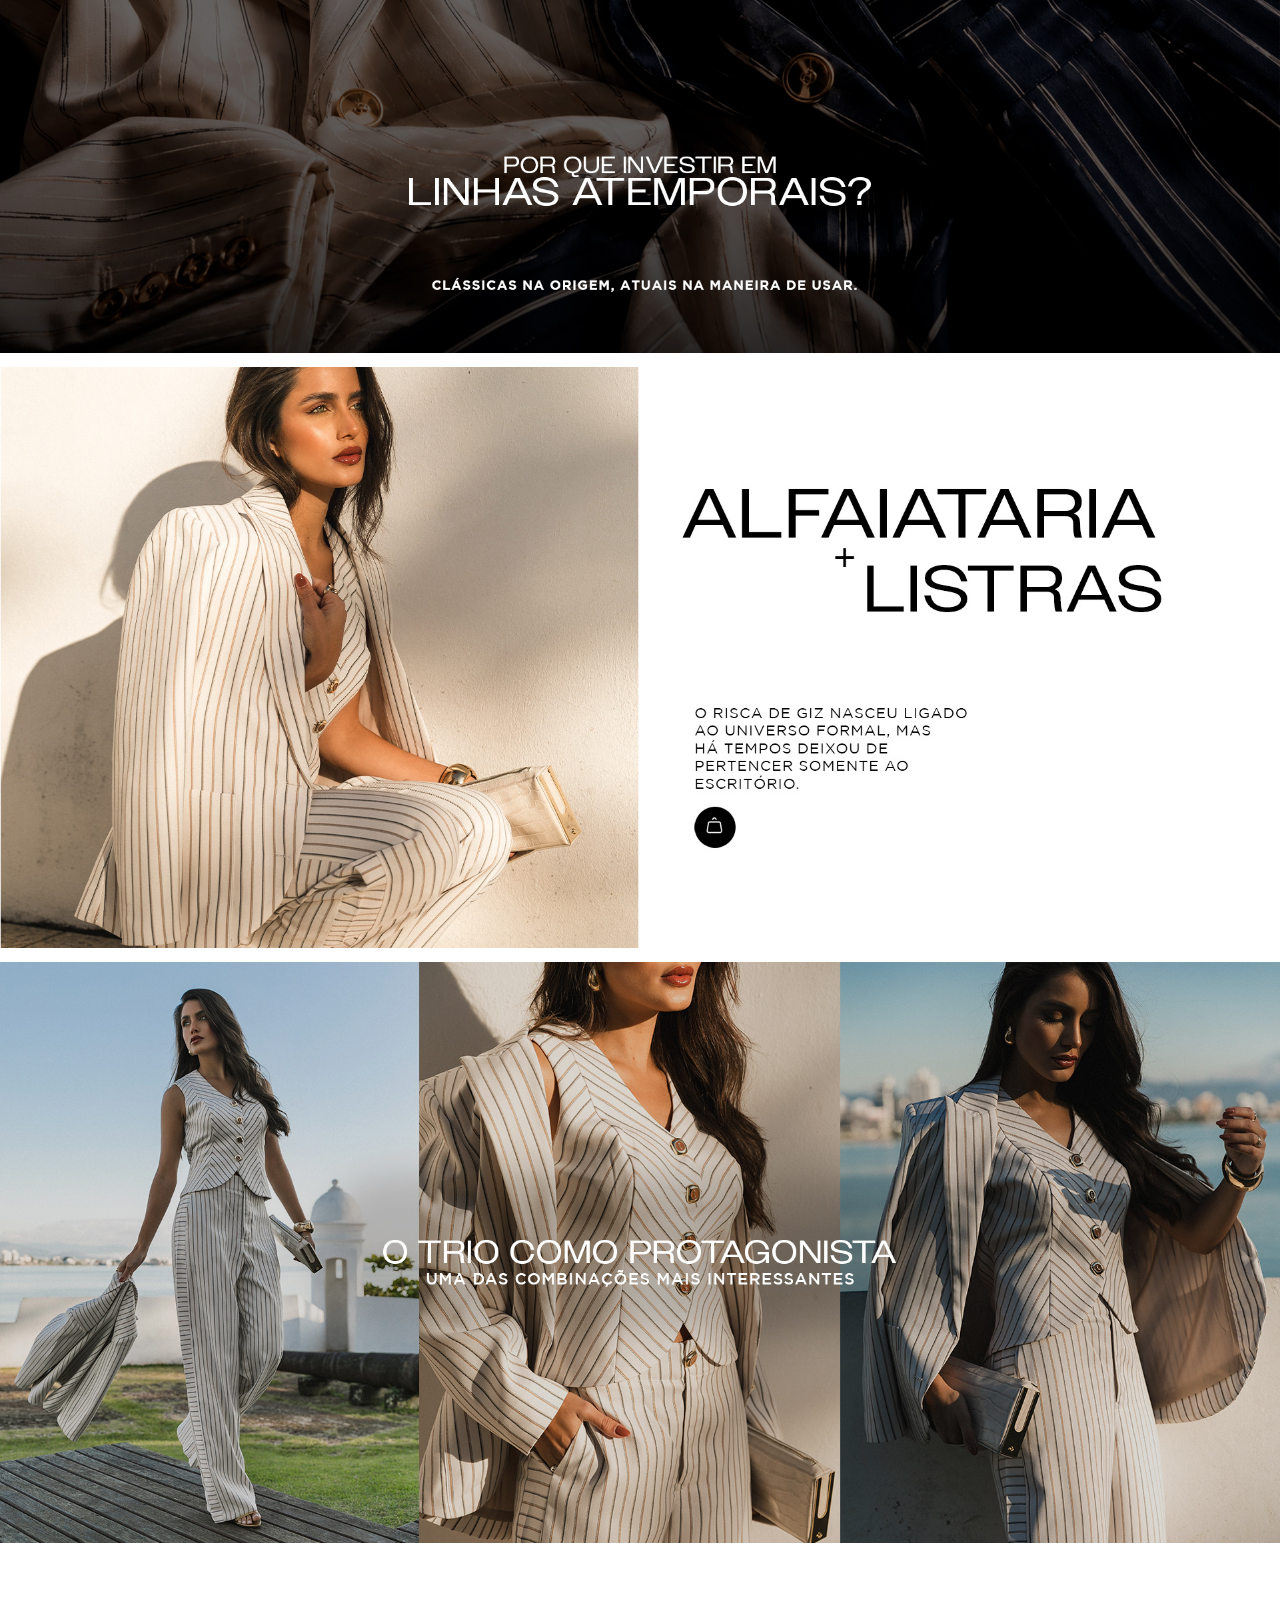
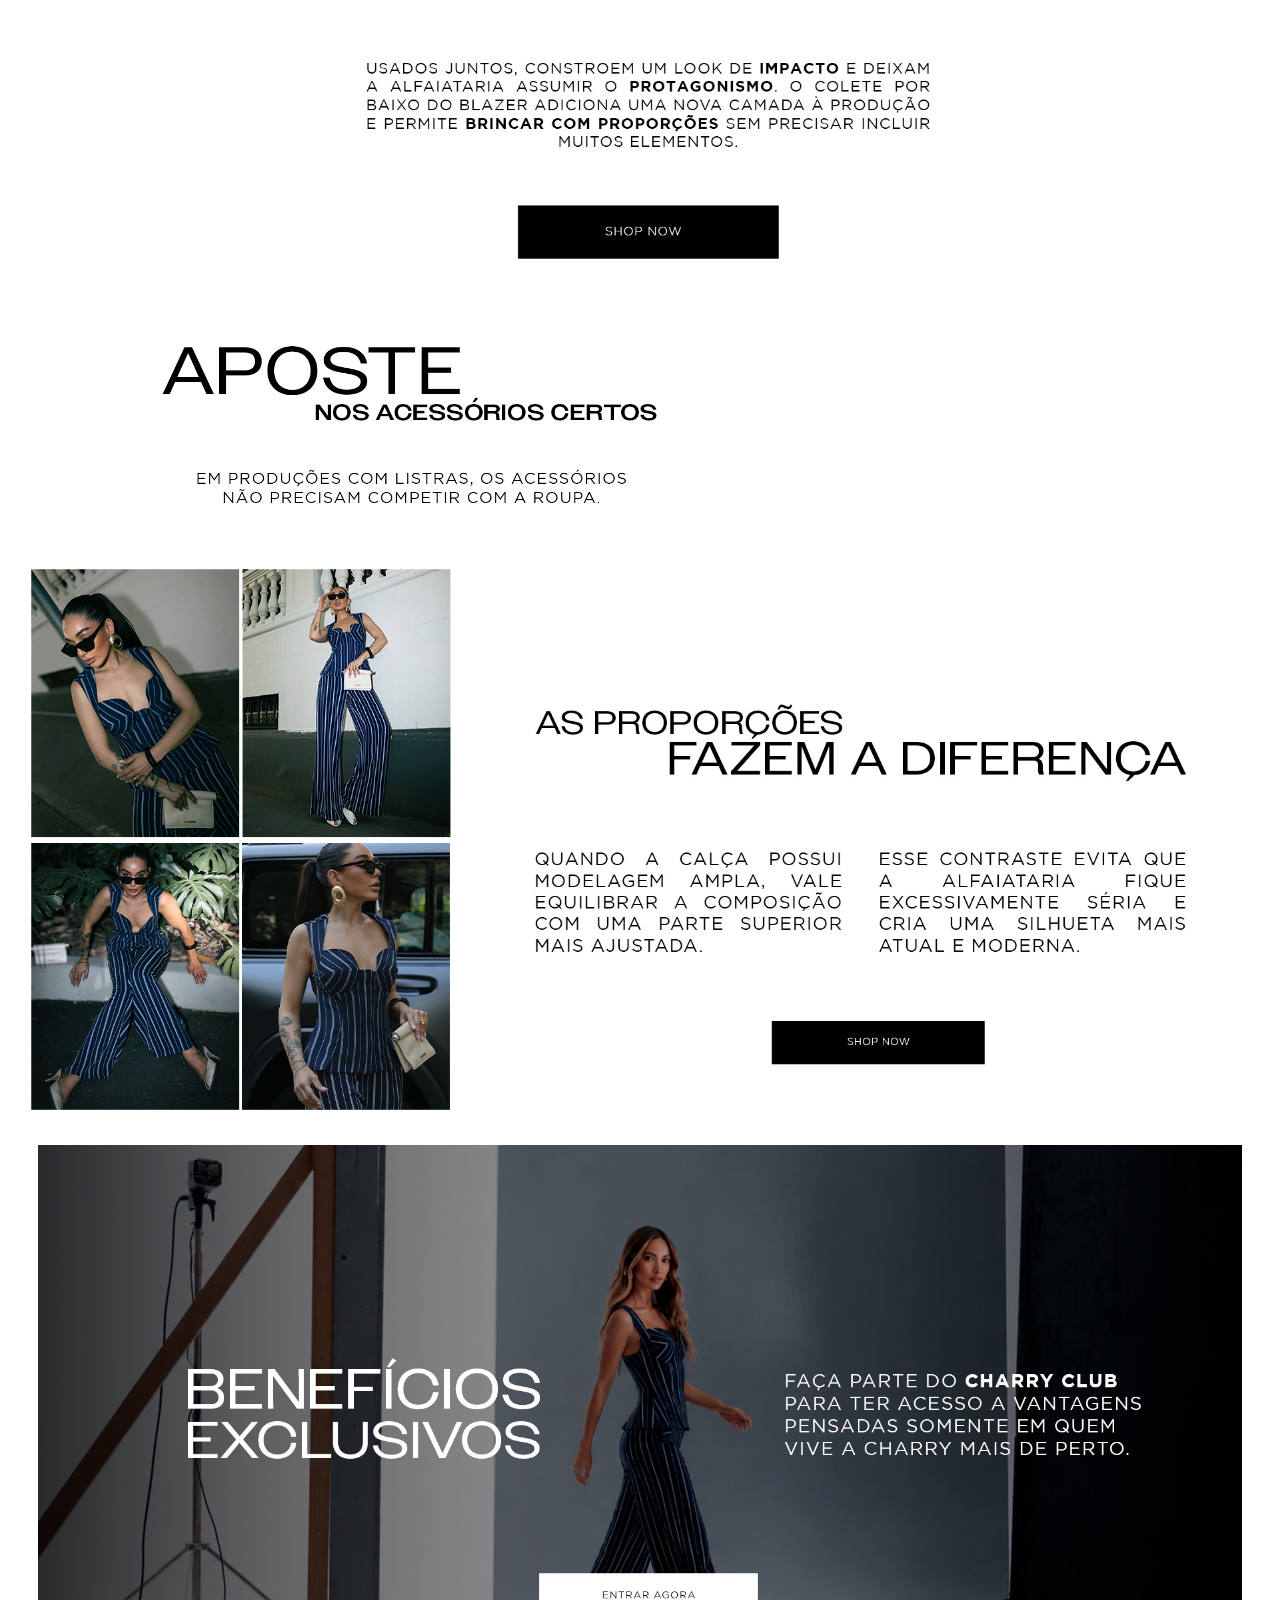
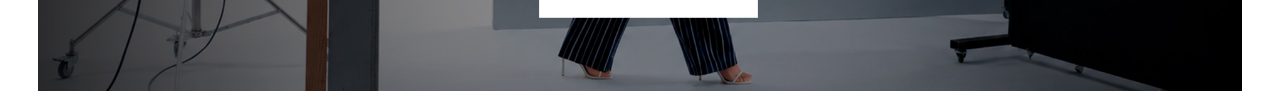
<file: pagina-2.html>
<!DOCTYPE html>
<html lang="pt-BR">

<head>
    <meta charset="UTF-8">

    <meta
        name="viewport"
        content="width=device-width, initial-scale=1.0"
    >

    <title>Inside the Look | Charry</title>


    <!-- ==========================
    PRÉ-CARREGAMENTO
    PRIMEIRA IMAGEM DESKTOP
    =========================== -->

    <link
        rel="preload"
        as="image"
        href="./images/pagina-2/desk-1.jpg"
        media="(min-width: 901px)"
    >


    <!-- ==========================
    PRÉ-CARREGAMENTO
    PRIMEIRA IMAGEM MOBILE
    =========================== -->

    <link
        rel="preload"
        as="image"
        href="./images/pagina-2/mob-1.jpg"
        media="(max-width: 900px)"
    >


    <!-- ==========================
    PRÉ-CARREGAMENTO VÍDEO
    =========================== -->

    <link
        rel="preload"
        as="video"
        href="./images/pagina-2/video.mp4"
        type="video/mp4"
    >


    <link
        rel="stylesheet"
        href="./pagina-2.css"
    >


    <script
        src="./pagina-2.js"
        defer
    ></script>

</head>


<body>


    <!-- ==========================
    ÁREA 1
    LINHAS ATEMPORAIS
    =========================== -->

    <section
        class="full-banner first-banner clickable-area"
        data-link="https://www.charry.com.br/collections/linhas-atemporais"
        role="link"
        tabindex="0"
        aria-label="Conhecer Linhas Atemporais Charry"
    >

        <picture>

            <source
                media="(max-width: 900px)"
                srcset="./images/pagina-2/mob-1.jpg"
            >

            <img
                src="./images/pagina-2/desk-1.jpg"
                alt="Linhas Atemporais Charry"
                fetchpriority="high"
                decoding="async"
            >

        </picture>

    </section>


    <!-- ==========================
    ÁREA 2
    BLAZER RETO LISTRADO
    =========================== -->

    <section
        class="full-banner clickable-area"
        data-link="https://www.charry.com.br/products/blazer-reto-listrado-com-bolsos?variant=45941083996230"
        role="link"
        tabindex="0"
        aria-label="Conhecer o Blazer Reto Listrado com Bolsos"
    >

        <picture>

            <source
                media="(max-width: 900px)"
                srcset="./images/pagina-2/mob-2.jpg"
            >

            <img
                src="./images/pagina-2/desk-2.jpg"
                alt="Blazer Reto Listrado com Bolsos"
                decoding="async"
            >

        </picture>

    </section>


    <!-- ==========================
    ÁREA 3
    BLAZER RETO LISTRADO
    =========================== -->

    <section
        class="full-banner clickable-area"
        data-link="https://www.charry.com.br/products/blazer-reto-listrado-com-bolsos?variant=45941083996230"
        role="link"
        tabindex="0"
        aria-label="Conhecer o Blazer Reto Listrado com Bolsos"
    >

        <picture>

            <source
                media="(max-width: 900px)"
                srcset="./images/pagina-2/mob-3.jpg"
            >

            <img
                src="./images/pagina-2/desk-3.jpg"
                alt="Blazer Reto Listrado com Bolsos"
                decoding="async"
            >

        </picture>

    </section>


    <!-- ==========================
    ÁREA 4
    CALÇA WIDE LISTRADA
    =========================== -->

    <section
        class="full-banner clickable-area"
        data-link="https://www.charry.com.br/products/calca-wide-listrada-com-bolsos?variant=45941199765574"
        role="link"
        tabindex="0"
        aria-label="Conhecer a Calça Wide Listrada com Bolsos"
    >

        <picture>

            <source
                media="(max-width: 900px)"
                srcset="./images/pagina-2/mob-4.jpg"
            >

            <img
                src="./images/pagina-2/desk-4.jpg"
                alt="Calça Wide Listrada com Bolsos"
                decoding="async"
            >

        </picture>

    </section>


    <!-- ==========================
    ÁREA 5
    VÍDEO + ACESSÓRIOS

    DESKTOP:
    desk-5 + vídeo

    MOBILE:
    vídeo + mob-5
    =========================== -->

    <section
        class="media-row clickable-area"
        data-link="https://www.charry.com.br/collections/acessorios-primavera-27"
        role="link"
        tabindex="0"
        aria-label="Conhecer Acessórios Primavera 27"
    >


        <!-- VÍDEO -->

        <div class="media-video">

            <video
                class="product-video"
                autoplay
                muted
                loop
                playsinline
                webkit-playsinline
                preload="auto"
                disablepictureinpicture
                disableremoteplayback
                aria-label="Acessórios Primavera 27"
            >

                <source
                    src="./images/pagina-2/video.mp4"
                    type="video/mp4"
                >

                Seu navegador não suporta a reprodução deste vídeo.

            </video>

        </div>


        <!-- IMAGEM 5 -->

        <div class="media-image">

            <picture>

                <source
                    media="(max-width: 900px)"
                    srcset="./images/pagina-2/mob-5.jpg"
                >

                <img
                    src="./images/pagina-2/desk-5.jpg"
                    alt="Acessórios Primavera 27"
                    decoding="async"
                >

            </picture>

        </div>

    </section>


    <!-- ==========================
    ÁREA 6
    BLUSA ESTRUTURADA LISTRADA
    =========================== -->

    <section
        class="full-banner clickable-area"
        data-link="https://www.charry.com.br/products/blusa-estruturada-listrada?variant=45941228535878"
        role="link"
        tabindex="0"
        aria-label="Conhecer a Blusa Estruturada Listrada"
    >

        <picture>

            <source
                media="(max-width: 900px)"
                srcset="./images/pagina-2/mob-6.jpg"
            >

            <img
                src="./images/pagina-2/desk-6.jpg"
                alt="Blusa Estruturada Listrada"
                decoding="async"
            >

        </picture>

    </section>


    <!-- ==========================
    ÁREA FINAL
    CHARRY CLUB

    DESKTOP: desk-8.jpg
    MOBILE: mob-8.jpg
    =========================== -->

    <section
        class="full-banner last-banner clickable-area"
        data-link="https://chat.whatsapp.com/LM0r58rotgbGuj0oB4m6Rk"
        data-new-tab="true"
        role="link"
        tabindex="0"
        aria-label="Entrar no grupo Charry no WhatsApp"
    >

        <picture>

            <source
                media="(max-width: 900px)"
                srcset="./images/pagina-2/mob-8.jpg"
            >

            <img
                src="./images/pagina-2/desk-8.jpg"
                alt="Charry Club"
                decoding="async"
            >

        </picture>

    </section>


</body>

</html>
</file>
<file: pagina-2.css>
/* ==========================
RESET
========================== */

* {
    margin: 0;
    padding: 0;
    box-sizing: border-box;
}

html {
    width: 100%;
    scroll-behavior: smooth;
}

body {
    width: 100%;
    min-height: 100vh;

    margin: 0;
    padding: 0;

    overflow-x: hidden;

    background-color: #ffffff;
    color: #1e1e1e;

    -webkit-font-smoothing: antialiased;
    text-rendering: optimizeLegibility;
}


/* ==========================
FONTES
========================== */

@font-face {
    font-family: "GothamLight";

    src: url("./fonts/GothamLight.otf")
        format("opentype");

    font-weight: 300;
    font-style: normal;
    font-display: swap;
}

@font-face {
    font-family: "GothamMedium";

    src: url("./fonts/GothamMedium.otf")
        format("opentype");

    font-weight: 500;
    font-style: normal;
    font-display: swap;
}


/* ==========================
CONFIGURAÇÕES GERAIS
========================== */

img,
video,
picture {
    display: block;
}

picture {
    width: 100%;
}

img {
    width: 100%;
    height: auto;
}


/* ==========================
BANNERS
========================== */

.full-banner {
    display: block;

    width: 100%;

    margin-top: 14px;
    padding: 0;

    overflow: hidden;
}

.first-banner {
    margin-top: 0;
}

.full-banner picture,
.full-banner img {
    display: block;

    width: 100%;
    height: auto;
}


/* ==========================
DESK-5 + VÍDEO
DESKTOP
========================== */

.media-row {
    display: grid;

    grid-template-columns: 1fr 0.85fr;
    grid-template-areas: "imagem video";

    align-items: center;

    width: min(calc(100% - 120px), 1000px);

    gap: 24px;

    margin: 26px auto 12px;
    padding: 0;

    color: inherit;
    text-decoration: none;
}


/* ==========================
DESK-5
========================== */

.media-image {
    grid-area: imagem;

    display: flex;
    align-items: center;
    justify-content: center;

    width: 100%;

    margin: 0;
    padding: 0;

    overflow: hidden;

    background: transparent;
}

.media-image picture {
    display: block;

    width: 100%;
}

.media-image img {
    display: block;

    width: 100%;
    height: auto;

    margin: 0 auto;
    padding: 0;

    object-fit: contain;

    background: transparent;
}


/* ==========================
VÍDEO DESKTOP
========================== */

.media-video {
    grid-area: video;

    display: flex;
    justify-content: center;
    align-items: center;

    width: 100%;

    margin: 0;
    padding: 0;

    overflow: hidden;

    background: transparent;
}

.product-video {
    position: static;

    display: block;

    width: 88%;
    height: auto;

    max-width: 100%;
    max-height: 500px;

    margin: 0 auto;
    padding: 0;

    border: 0;
    outline: 0;

    object-fit: contain;

    background: transparent;

    pointer-events: none;
}


/* ==========================
REMOVE CONTROLES DO VÍDEO
========================== */

.product-video::-webkit-media-controls {
    display: none !important;
}

.product-video::-webkit-media-controls-panel {
    display: none !important;
}

.product-video::-webkit-media-controls-play-button {
    display: none !important;
}

.product-video::-webkit-media-controls-start-playback-button {
    display: none !important;

    -webkit-appearance: none;
}


/* ==========================
BANNER FINAL
DESK-8
MENOR E CENTRALIZADO
========================== */

.last-banner {
    display: block;

    width: 94%;

    margin-top: 14px;
    margin-right: auto;
    margin-bottom: 14px;
    margin-left: auto;

    padding: 0;

    overflow: hidden;
}

.last-banner picture {
    display: block;

    width: 100%;
    height: auto;

    margin: 0;
    padding: 0;
}

.last-banner img {
    display: block;

    width: 100%;
    height: auto;

    margin: 0;
    padding: 0;

    object-fit: contain;
}


/* ==========================
ÁREAS CLICÁVEIS
========================== */

.clickable-area {
    cursor: pointer;

    touch-action: manipulation;

    -webkit-tap-highlight-color: transparent;
}

.clickable-area img,
.clickable-area picture,
.clickable-area video {
    pointer-events: none;
}


/* ==========================
ACESSIBILIDADE
========================== */

.clickable-area:focus-visible {
    outline: 2px solid #000000;
    outline-offset: -3px;
}


/* ==========================
TABLET / MOBILE
========================== */

@media (max-width: 900px) {


    /* ==========================
    BANNERS
    ========================== */

    .full-banner {
        width: 100%;

        margin-top: 8px;
        padding: 0;
    }

    .first-banner {
        margin-top: 0;
    }


    /* ==========================
    SEM ESPAÇO ENTRE
    MOB-3 E MOB-4
    ========================== */

    body > section.full-banner:nth-of-type(4) {
        margin-top: 0;
    }


    /* ==========================
    VÍDEO + MOB-5
    ========================== */

    .media-row {
        display: flex;

        flex-direction: column;

        width: 100%;

        gap: 8px;

        margin: 8px 0 0;
        padding: 0;
    }


    /* ==========================
    VÍDEO PRIMEIRO
    ========================== */

    .media-video {
        order: 1;

        display: block;

        width: 100%;
        height: auto;

        margin: 0;
        padding: 0;

        overflow: hidden;

        background: transparent;
    }

    .product-video {
        position: static;

        display: block;

        width: 100%;
        height: auto;

        max-width: 100%;
        max-height: none;

        margin: 0;
        padding: 0;

        object-fit: contain;

        border: 0;
        outline: 0;

        background: transparent;

        transform: translateZ(0);
        backface-visibility: hidden;

        pointer-events: none;
    }


    /* ==========================
    MOB-5 DEPOIS DO VÍDEO
    ========================== */

    .media-image {
        order: 2;

        display: block;

        width: 100%;
        height: auto;

        margin: 0;
        padding: 0;

        background: transparent;
    }

    .media-image picture,
    .media-image img {
        display: block;

        width: 100%;
        height: auto;

        margin: 0;
        padding: 0;

        object-fit: contain;

        background: transparent;
    }


    /* ==========================
    BANNER FINAL
    MOB-8
    MENOR E CENTRALIZADO
    ========================== */

    .last-banner {
        display: block;

        width: 95%;

        margin-top: 8px;
        margin-right: auto;
        margin-bottom: 8px;
        margin-left: auto;

        padding: 0;

        overflow: hidden;
    }

    .last-banner picture {
        display: block;

        width: 100%;
        height: auto;

        margin: 0;
        padding: 0;
    }

    .last-banner img {
        display: block;

        width: 100%;
        height: auto;

        margin: 0;
        padding: 0;

        object-fit: contain;
    }


    /* ==========================
    ÁREAS CLICÁVEIS MOBILE
    ========================== */

    .clickable-area {
        cursor: pointer;

        touch-action: manipulation;

        -webkit-tap-highlight-color: transparent;
    }

    .clickable-area img,
    .clickable-area picture,
    .clickable-area video {
        pointer-events: none;
    }

}


/* ==========================
CELULARES PEQUENOS
========================== */

@media (max-width: 380px) {

    .full-banner {
        margin-top: 6px;
    }

    body > section.full-banner:nth-of-type(4) {
        margin-top: 0;
    }

    .media-row {
        gap: 6px;
        margin-top: 6px;
    }

    .last-banner {
        width: 95%;

        margin-top: 6px;
        margin-right: auto;
        margin-bottom: 6px;
        margin-left: auto;
    }

}


/* ==========================
REDUÇÃO DE ANIMAÇÕES
========================== */

@media (prefers-reduced-motion: reduce) {

    html {
        scroll-behavior: auto;
    }

}
</file>
